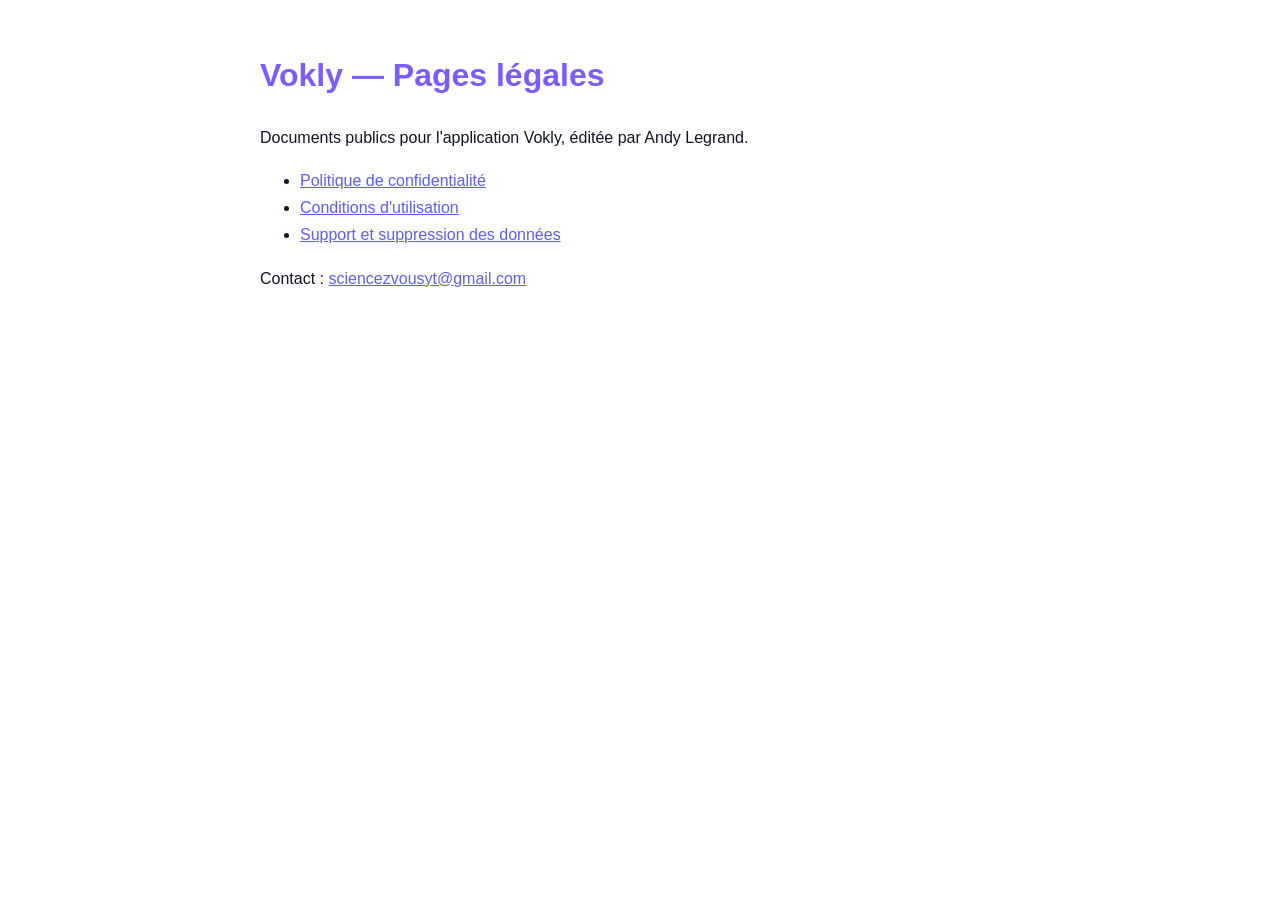
<file: index.html>
<!DOCTYPE html>
<html lang="fr">
<head>
  <meta charset="UTF-8">
  <meta name="viewport" content="width=device-width, initial-scale=1.0">
  <title>Vokly — Pages légales</title>
  <style>
    body { font-family: -apple-system, BlinkMacSystemFont, "Segoe UI", Arial, sans-serif; max-width: 760px; margin: 48px auto; padding: 0 20px; color: #101425; line-height: 1.7; }
    h1 { color: #7A5CFF; }
    a { color: #5B5CFF; }
  </style>
</head>
<body>
  <h1>Vokly — Pages légales</h1>
  <p>Documents publics pour l'application Vokly, éditée par Andy Legrand.</p>
  <ul>
    <li><a href="privacy.html">Politique de confidentialité</a></li>
    <li><a href="terms.html">Conditions d'utilisation</a></li>
    <li><a href="vokly/index.html">Support et suppression des données</a></li>
  </ul>
  <p>Contact : <a href="mailto:sciencezvousyt@gmail.com">sciencezvousyt@gmail.com</a></p>
</body>
</html>
</file>
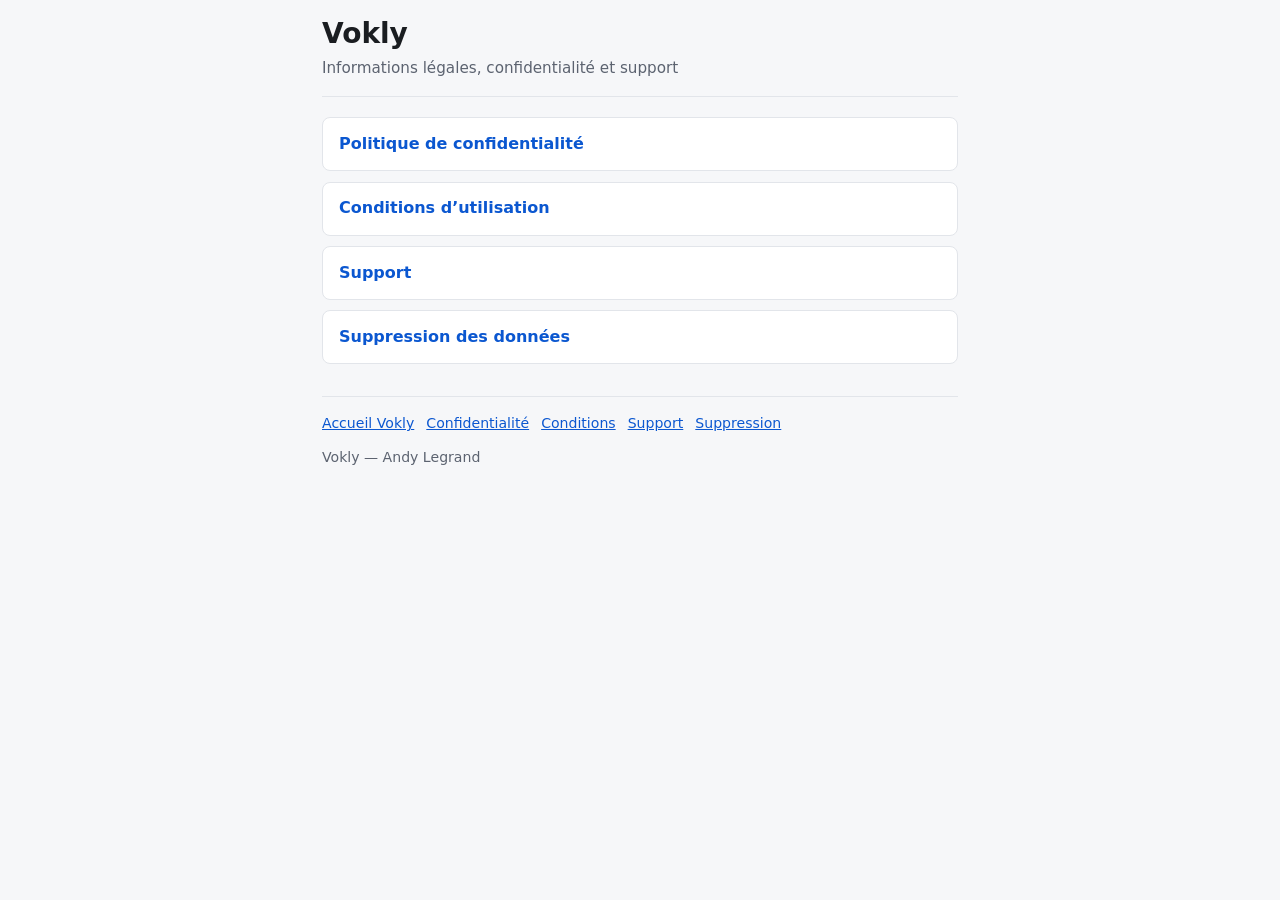
<file: vokly/index.html>
<!DOCTYPE html>
<html lang="fr">
  <head>
    <meta charset="UTF-8" />
    <meta name="viewport" content="width=device-width, initial-scale=1" />
    <title>Vokly — Informations légales et support</title>
    <link rel="stylesheet" href="styles.css" />
  </head>
  <body>
    <a class="skip" href="#main">Aller au contenu</a>
    <div class="wrap">
      <header>
        <h1>Vokly</h1>
        <p class="sub">Informations légales, confidentialité et support</p>
      </header>
      <main id="main" class="landing">
        <ul>
          <li>
            <a href="privacy.html">Politique de confidentialité</a>
          </li>
          <li>
            <a href="terms.html">Conditions d’utilisation</a>
          </li>
          <li>
            <a href="support.html">Support</a>
          </li>
          <li>
            <a href="delete-data.html">Suppression des données</a>
          </li>
        </ul>
      </main>
      <footer>
        <nav aria-label="Pages Vokly">
          <a href="index.html">Accueil Vokly</a>
          <a href="privacy.html">Confidentialité</a>
          <a href="terms.html">Conditions</a>
          <a href="support.html">Support</a>
          <a href="delete-data.html">Suppression</a>
        </nav>
        <p class="copy">Vokly — Andy Legrand</p>
      </footer>
    </div>
  </body>
</html>
</file>
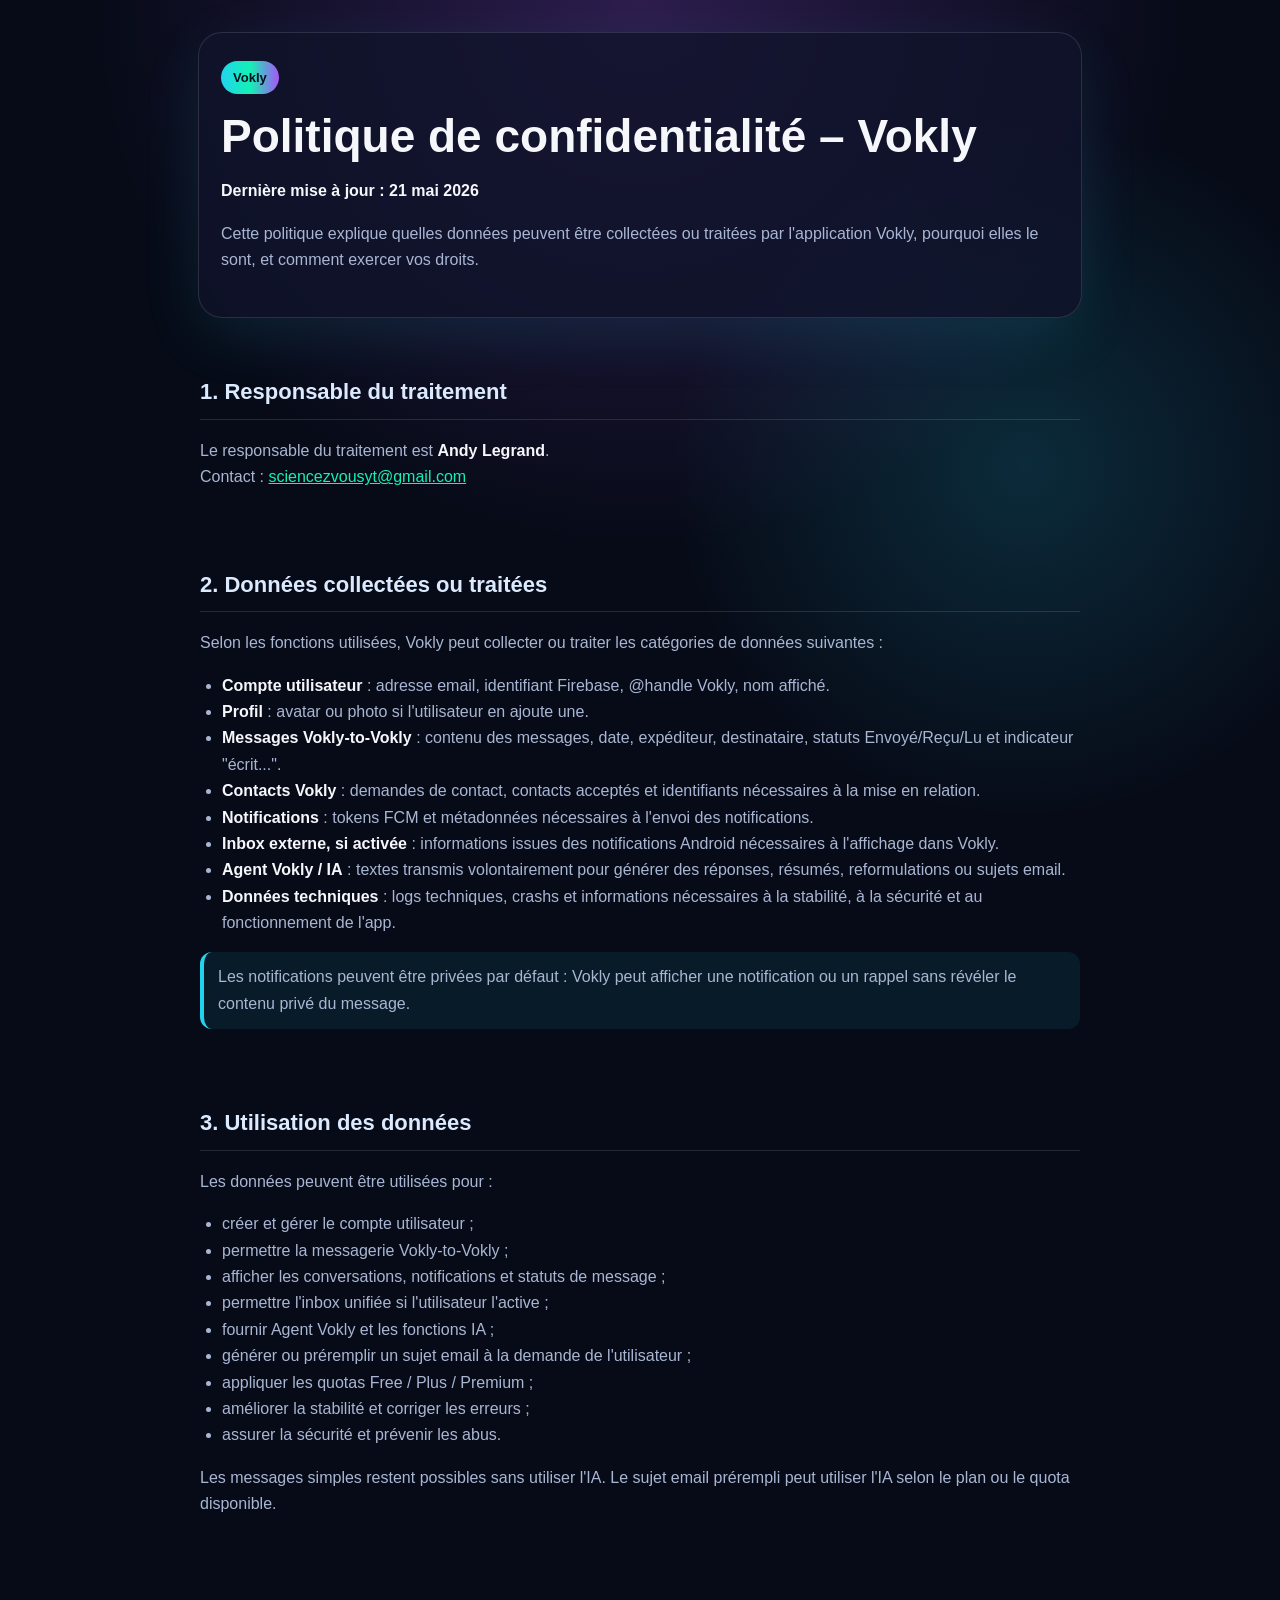
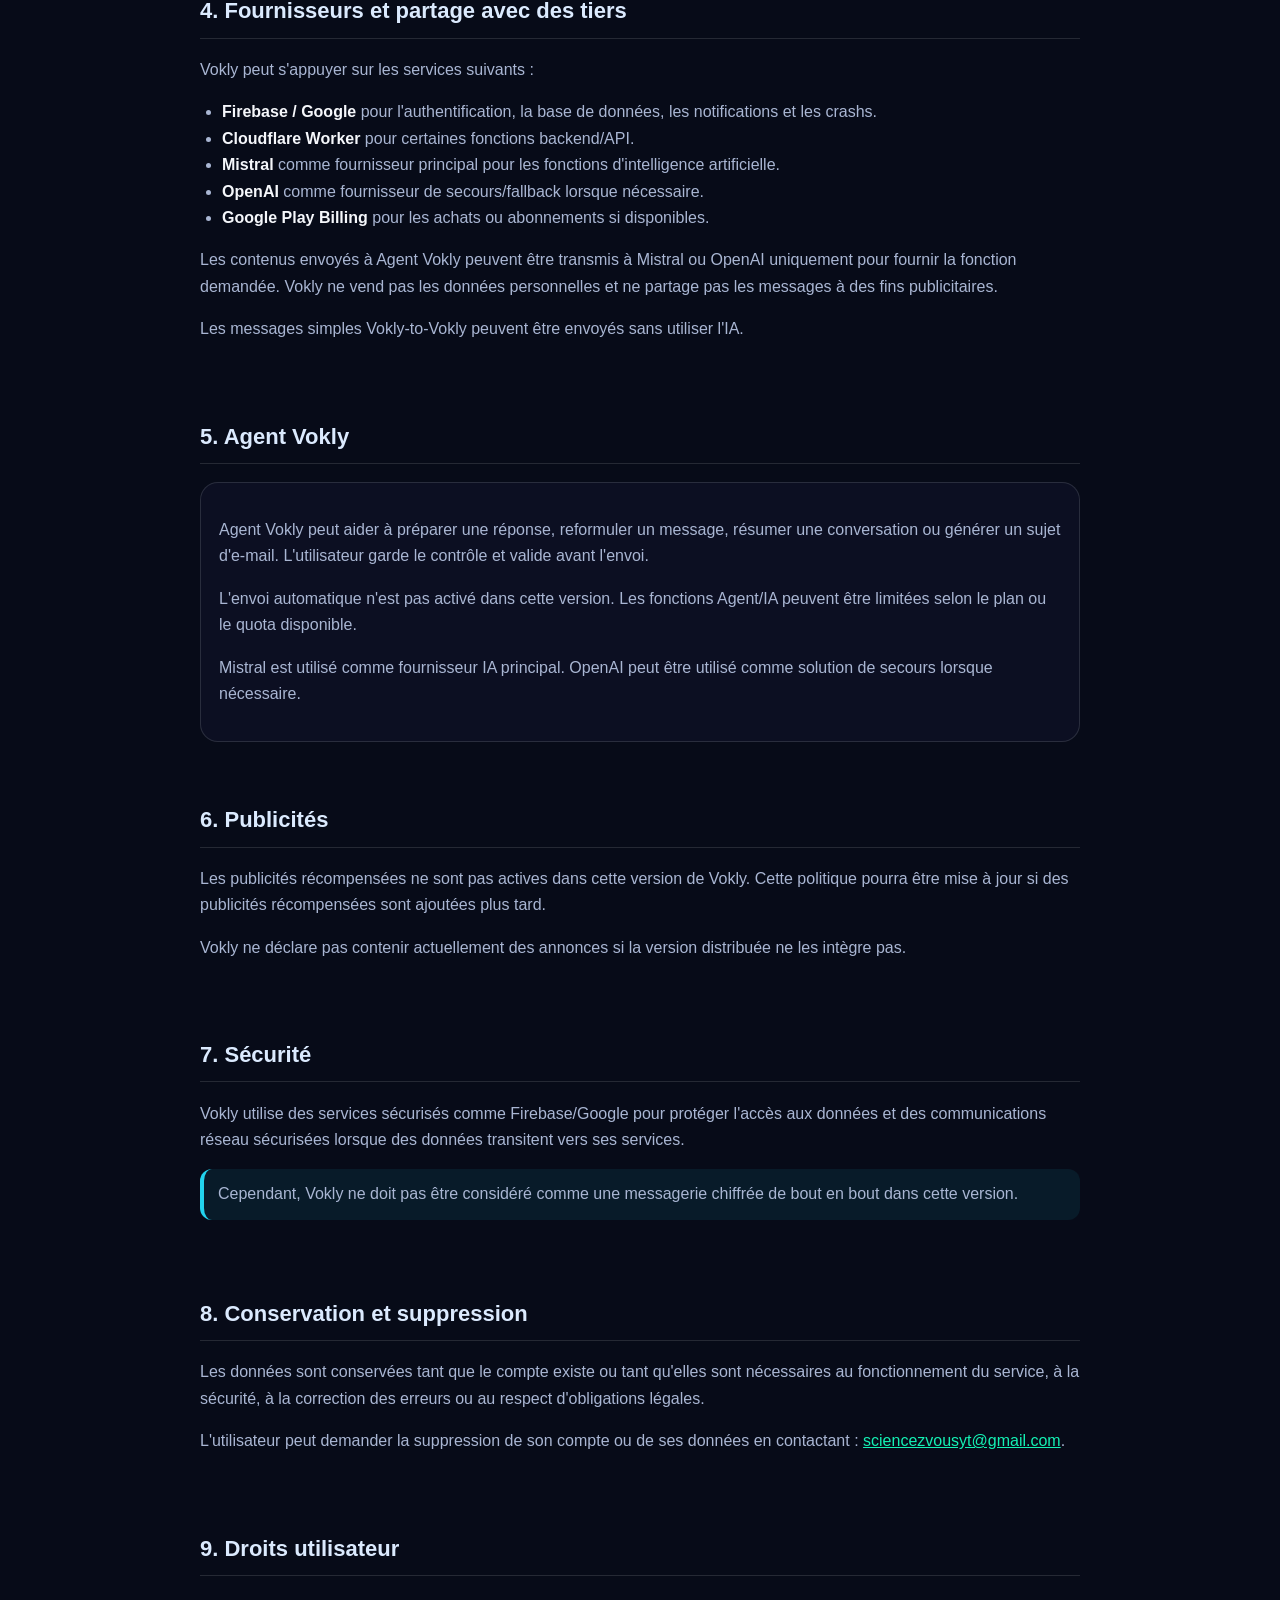
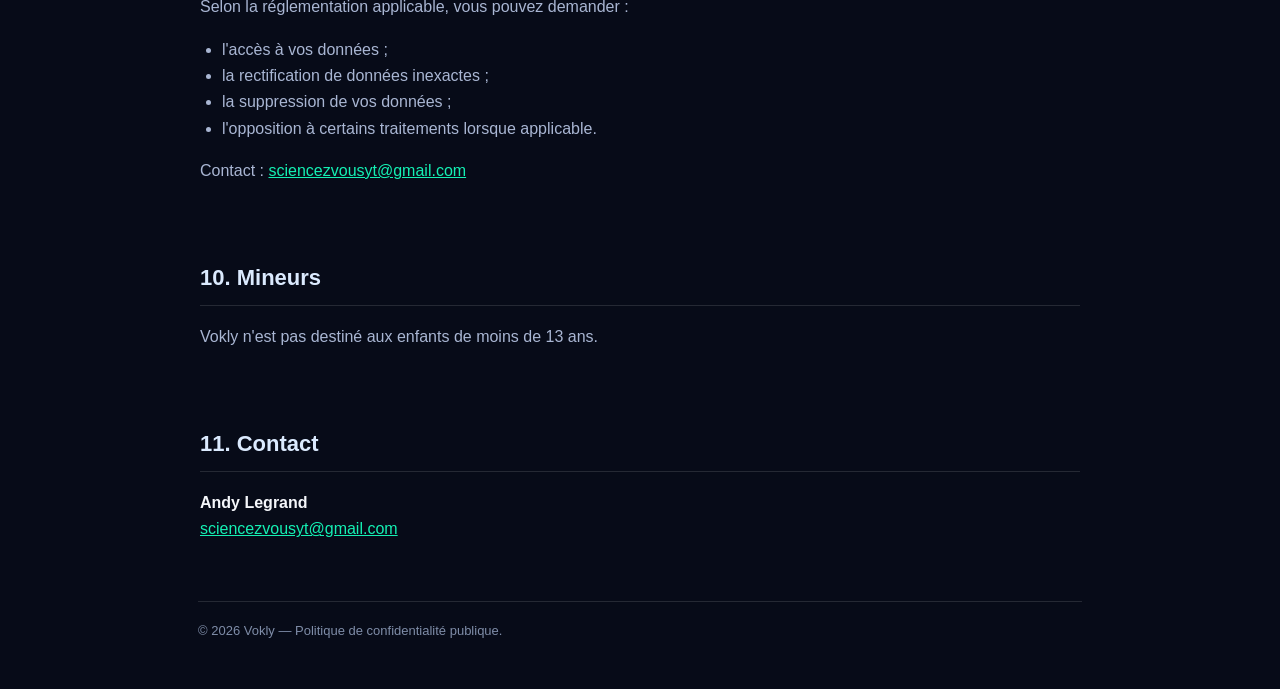
<file: privacy.html>
<!DOCTYPE html>
<html lang="fr">
<head>
  <meta charset="UTF-8">
  <meta name="viewport" content="width=device-width, initial-scale=1.0">
  <title>Politique de confidentialité – Vokly</title>
  <style>
    :root {
      --bg: #070b18;
      --card: #10142b;
      --text: #f5f7fb;
      --muted: #a9b6d3;
      --line: rgba(255,255,255,0.12);
      --violet: #a855f7;
      --cyan: #22d3ee;
      --mint: #14f1b4;
    }
    * { box-sizing: border-box; }
    body {
      margin: 0;
      font-family: -apple-system, BlinkMacSystemFont, "Segoe UI", Roboto, Arial, sans-serif;
      color: var(--text);
      background:
        radial-gradient(circle at top, rgba(168,85,247,0.24), transparent 34rem),
        radial-gradient(circle at 80% 12%, rgba(34,211,238,0.16), transparent 22rem),
        var(--bg);
      line-height: 1.65;
    }
    main {
      max-width: 920px;
      margin: 0 auto;
      padding: 32px 18px 48px;
    }
    header {
      padding: 28px 22px;
      border: 1px solid var(--line);
      border-radius: 24px;
      background: rgba(16,20,43,0.78);
      box-shadow: 0 18px 60px rgba(34,211,238,0.10);
    }
    .badge {
      display: inline-block;
      padding: 6px 12px;
      border-radius: 999px;
      background: linear-gradient(90deg, var(--cyan), var(--mint), var(--violet));
      color: #06101c;
      font-weight: 700;
      font-size: 13px;
    }
    h1 {
      margin: 18px 0 8px;
      font-size: clamp(30px, 6vw, 46px);
      line-height: 1.08;
    }
    h2 {
      margin-top: 34px;
      padding-bottom: 8px;
      border-bottom: 1px solid var(--line);
      color: #dbeafe;
      font-size: 22px;
    }
    h3 {
      margin-top: 22px;
      color: var(--mint);
      font-size: 17px;
    }
    p, li { color: var(--muted); }
    strong { color: var(--text); }
    a { color: var(--mint); }
    ul { padding-left: 22px; }
    section {
      margin-top: 18px;
      padding: 4px 2px;
    }
    .card {
      margin-top: 16px;
      padding: 18px;
      border: 1px solid var(--line);
      border-radius: 18px;
      background: rgba(16,20,43,0.56);
    }
    .notice {
      border-left: 4px solid var(--cyan);
      padding: 12px 14px;
      border-radius: 12px;
      background: rgba(34,211,238,0.08);
    }
    footer {
      margin-top: 38px;
      padding-top: 18px;
      border-top: 1px solid var(--line);
      color: #7f8da8;
      font-size: 13px;
    }
    @media (max-width: 640px) {
      main { padding: 18px 14px 38px; }
      header { padding: 22px 16px; border-radius: 20px; }
      h2 { font-size: 20px; }
    }
  </style>
</head>
<body>
  <main>
    <header>
      <span class="badge">Vokly</span>
      <h1>Politique de confidentialité – Vokly</h1>
      <p><strong>Dernière mise à jour : 21 mai 2026</strong></p>
      <p>
        Cette politique explique quelles données peuvent être collectées ou traitées
        par l'application Vokly, pourquoi elles le sont, et comment exercer vos droits.
      </p>
    </header>

    <section>
      <h2>1. Responsable du traitement</h2>
      <p>
        Le responsable du traitement est <strong>Andy Legrand</strong>.<br>
        Contact : <a href="mailto:sciencezvousyt@gmail.com">sciencezvousyt@gmail.com</a>
      </p>
    </section>

    <section>
      <h2>2. Données collectées ou traitées</h2>
      <p>Selon les fonctions utilisées, Vokly peut collecter ou traiter les catégories de données suivantes :</p>
      <ul>
        <li><strong>Compte utilisateur</strong> : adresse email, identifiant Firebase, @handle Vokly, nom affiché.</li>
        <li><strong>Profil</strong> : avatar ou photo si l'utilisateur en ajoute une.</li>
        <li><strong>Messages Vokly-to-Vokly</strong> : contenu des messages, date, expéditeur, destinataire, statuts Envoyé/Reçu/Lu et indicateur "écrit...".</li>
        <li><strong>Contacts Vokly</strong> : demandes de contact, contacts acceptés et identifiants nécessaires à la mise en relation.</li>
        <li><strong>Notifications</strong> : tokens FCM et métadonnées nécessaires à l'envoi des notifications.</li>
        <li><strong>Inbox externe, si activée</strong> : informations issues des notifications Android nécessaires à l'affichage dans Vokly.</li>
        <li><strong>Agent Vokly / IA</strong> : textes transmis volontairement pour générer des réponses, résumés, reformulations ou sujets email.</li>
        <li><strong>Données techniques</strong> : logs techniques, crashs et informations nécessaires à la stabilité, à la sécurité et au fonctionnement de l'app.</li>
      </ul>
      <p class="notice">
        Les notifications peuvent être privées par défaut : Vokly peut afficher une notification ou un rappel sans révéler le contenu privé du message.
      </p>
    </section>

    <section>
      <h2>3. Utilisation des données</h2>
      <p>Les données peuvent être utilisées pour :</p>
      <ul>
        <li>créer et gérer le compte utilisateur ;</li>
        <li>permettre la messagerie Vokly-to-Vokly ;</li>
        <li>afficher les conversations, notifications et statuts de message ;</li>
        <li>permettre l'inbox unifiée si l'utilisateur l'active ;</li>
        <li>fournir Agent Vokly et les fonctions IA ;</li>
        <li>générer ou préremplir un sujet email à la demande de l'utilisateur ;</li>
        <li>appliquer les quotas Free / Plus / Premium ;</li>
        <li>améliorer la stabilité et corriger les erreurs ;</li>
        <li>assurer la sécurité et prévenir les abus.</li>
      </ul>
      <p>
        Les messages simples restent possibles sans utiliser l'IA. Le sujet email prérempli peut utiliser l'IA selon le plan ou le quota disponible.
      </p>
    </section>

    <section>
      <h2>4. Fournisseurs et partage avec des tiers</h2>
      <p>Vokly peut s'appuyer sur les services suivants :</p>
      <ul>
        <li><strong>Firebase / Google</strong> pour l'authentification, la base de données, les notifications et les crashs.</li>
        <li><strong>Cloudflare Worker</strong> pour certaines fonctions backend/API.</li>
        <li><strong>Mistral</strong> comme fournisseur principal pour les fonctions d'intelligence artificielle.</li>
        <li><strong>OpenAI</strong> comme fournisseur de secours/fallback lorsque nécessaire.</li>
        <li><strong>Google Play Billing</strong> pour les achats ou abonnements si disponibles.</li>
      </ul>
      <p>
        Les contenus envoyés à Agent Vokly peuvent être transmis à Mistral ou OpenAI uniquement pour fournir la fonction demandée.
        Vokly ne vend pas les données personnelles et ne partage pas les messages à des fins publicitaires.
      </p>
      <p>Les messages simples Vokly-to-Vokly peuvent être envoyés sans utiliser l'IA.</p>
    </section>

    <section>
      <h2>5. Agent Vokly</h2>
      <div class="card">
        <p>
          Agent Vokly peut aider à préparer une réponse, reformuler un message, résumer une conversation ou générer un sujet d'e-mail.
          L'utilisateur garde le contrôle et valide avant l'envoi.
        </p>
        <p>
          L'envoi automatique n'est pas activé dans cette version. Les fonctions Agent/IA peuvent être limitées selon le plan ou le quota disponible.
        </p>
        <p>
          Mistral est utilisé comme fournisseur IA principal. OpenAI peut être utilisé comme solution de secours lorsque nécessaire.
        </p>
      </div>
    </section>

    <section>
      <h2>6. Publicités</h2>
      <p>
        Les publicités récompensées ne sont pas actives dans cette version de Vokly.
        Cette politique pourra être mise à jour si des publicités récompensées sont ajoutées plus tard.
      </p>
      <p>Vokly ne déclare pas contenir actuellement des annonces si la version distribuée ne les intègre pas.</p>
    </section>

    <section>
      <h2>7. Sécurité</h2>
      <p>
        Vokly utilise des services sécurisés comme Firebase/Google pour protéger l'accès aux données et des communications réseau sécurisées lorsque des données transitent vers ses services.
      </p>
      <p class="notice">
        Cependant, Vokly ne doit pas être considéré comme une messagerie chiffrée de bout en bout dans cette version.
      </p>
    </section>

    <section>
      <h2>8. Conservation et suppression</h2>
      <p>
        Les données sont conservées tant que le compte existe ou tant qu'elles sont nécessaires au fonctionnement du service, à la sécurité, à la correction des erreurs ou au respect d'obligations légales.
      </p>
      <p>
        L'utilisateur peut demander la suppression de son compte ou de ses données en contactant :
        <a href="mailto:sciencezvousyt@gmail.com">sciencezvousyt@gmail.com</a>.
      </p>
    </section>

    <section>
      <h2>9. Droits utilisateur</h2>
      <p>Selon la réglementation applicable, vous pouvez demander :</p>
      <ul>
        <li>l'accès à vos données ;</li>
        <li>la rectification de données inexactes ;</li>
        <li>la suppression de vos données ;</li>
        <li>l'opposition à certains traitements lorsque applicable.</li>
      </ul>
      <p>Contact : <a href="mailto:sciencezvousyt@gmail.com">sciencezvousyt@gmail.com</a></p>
    </section>

    <section>
      <h2>10. Mineurs</h2>
      <p>Vokly n'est pas destiné aux enfants de moins de 13 ans.</p>
    </section>

    <section>
      <h2>11. Contact</h2>
      <p>
        <strong>Andy Legrand</strong><br>
        <a href="mailto:sciencezvousyt@gmail.com">sciencezvousyt@gmail.com</a>
      </p>
    </section>

    <footer>
      © 2026 Vokly — Politique de confidentialité publique.
    </footer>
  </main>
</body>
</html>
</file>
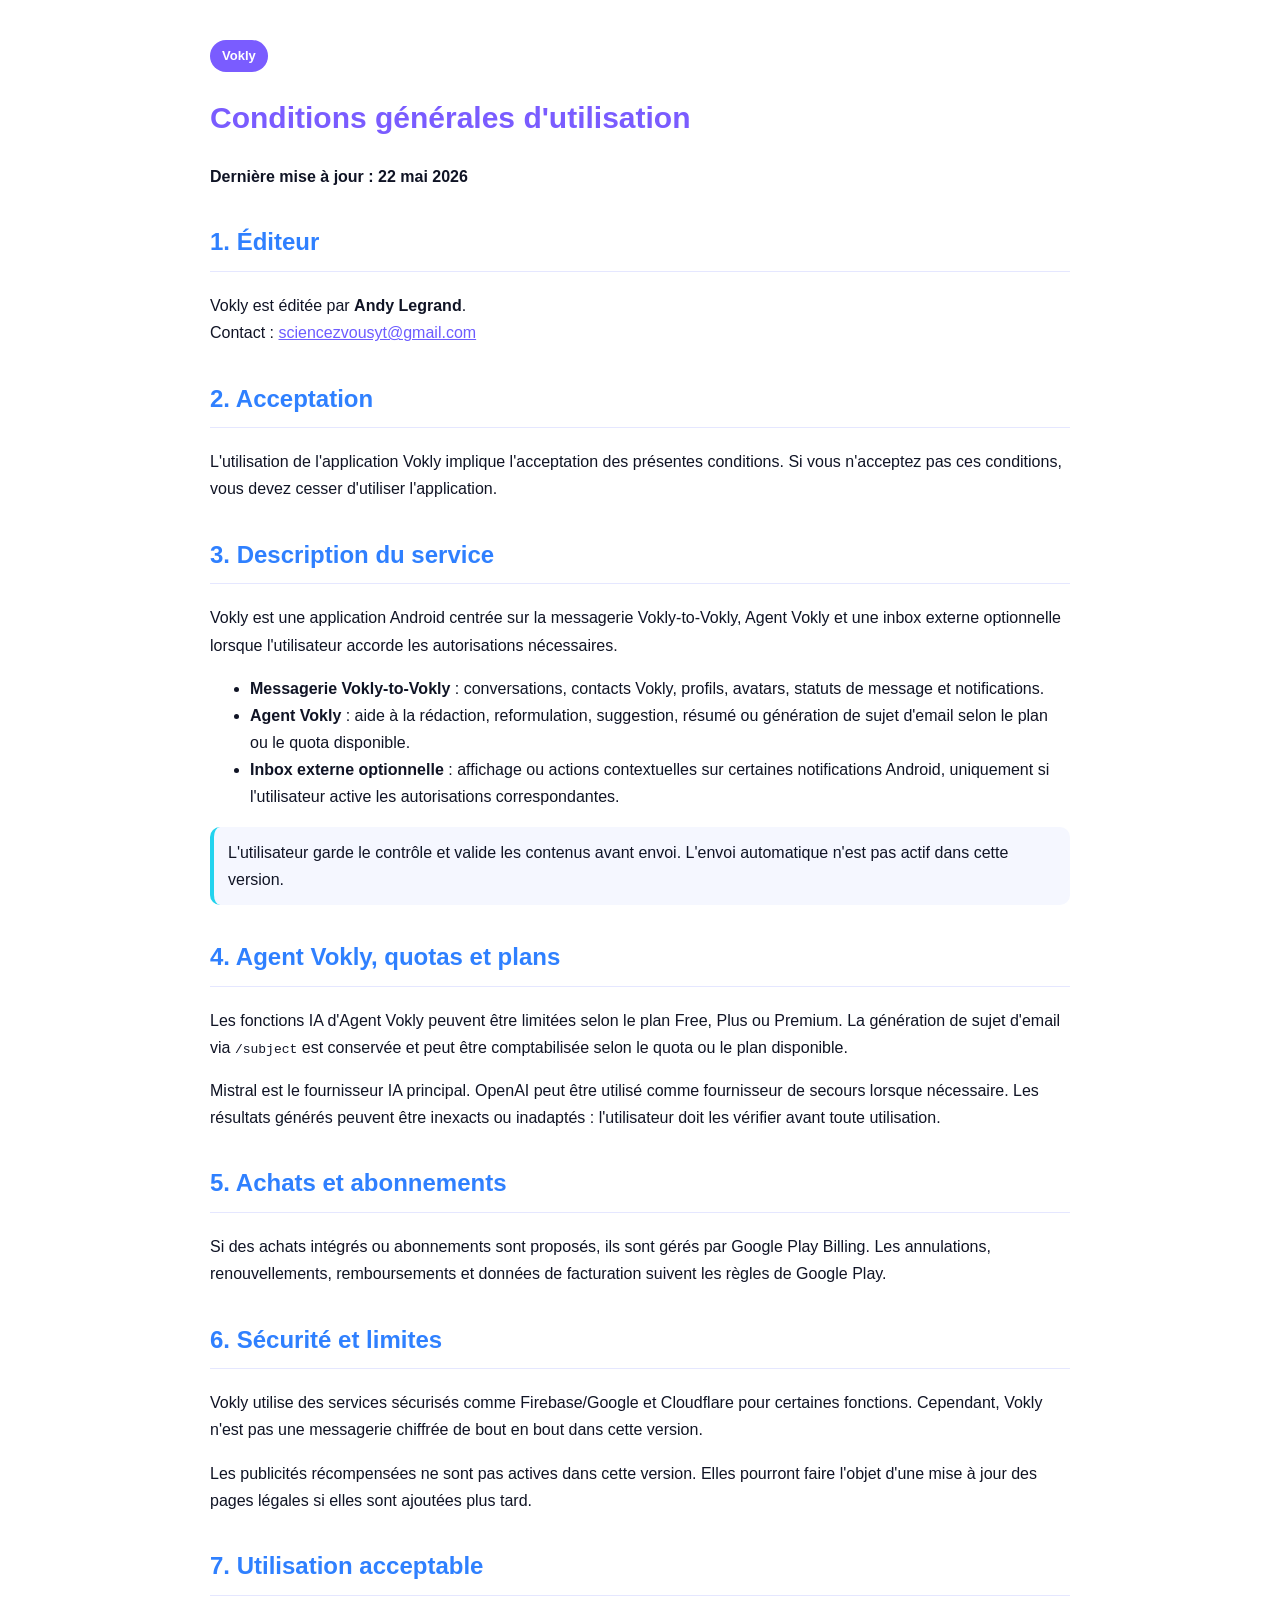
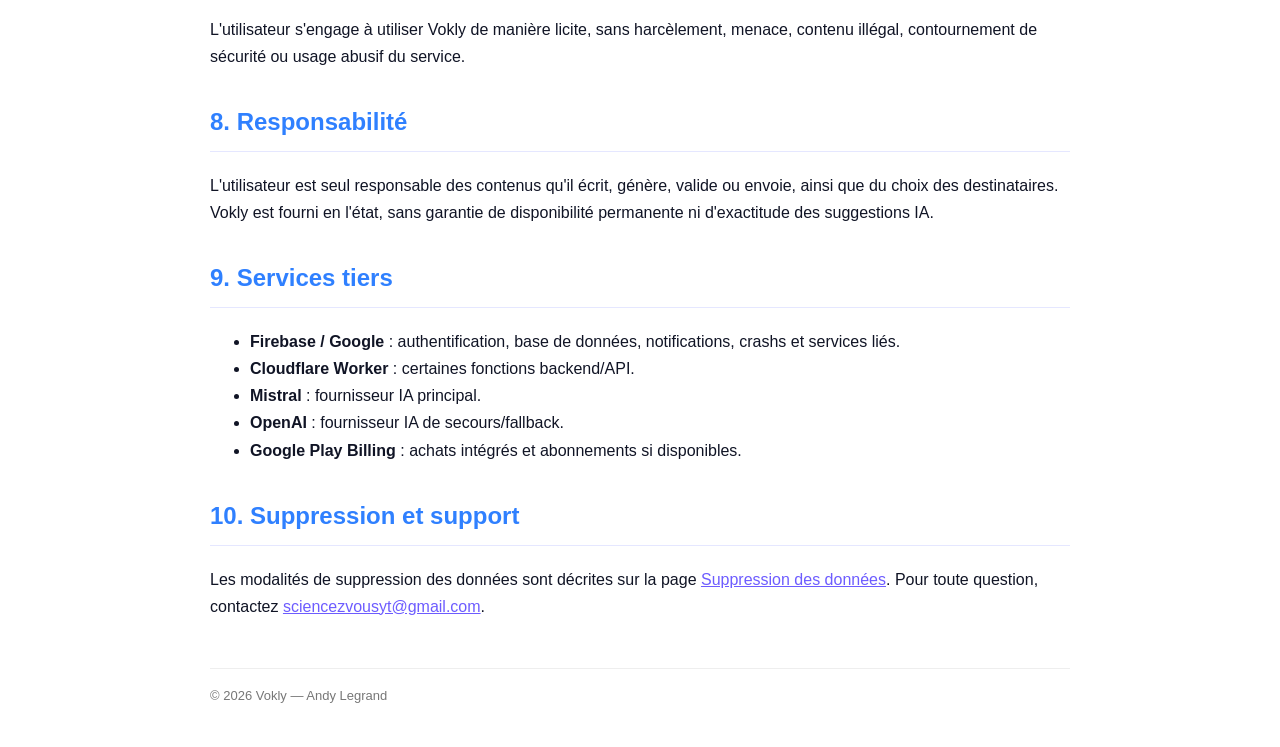
<file: terms.html>
<!DOCTYPE html>
<html lang="fr">
<head>
  <meta charset="UTF-8">
  <meta name="viewport" content="width=device-width, initial-scale=1.0">
  <title>Conditions d'utilisation — Vokly</title>
  <style>
    body { font-family: -apple-system, BlinkMacSystemFont, "Segoe UI", Arial, sans-serif; max-width: 860px; margin: 40px auto; padding: 0 24px; color: #101425; line-height: 1.7; }
    h1 { color: #7A5CFF; font-size: 30px; }
    h2 { color: #2F80FF; border-bottom: 1px solid #e5e7ff; padding-bottom: 8px; margin-top: 32px; }
    a { color: #6D5CFF; }
    .badge { display: inline-block; background: #7A5CFF; color: white; padding: 5px 12px; border-radius: 999px; font-size: 13px; font-weight: 700; }
    .notice { background: #f5f7ff; border-left: 4px solid #22d3ee; padding: 12px 14px; border-radius: 10px; }
    footer { margin-top: 48px; padding-top: 16px; border-top: 1px solid #eee; color: #777; font-size: 13px; }
  </style>
</head>
<body>
  <p><span class="badge">Vokly</span></p>
  <h1>Conditions générales d'utilisation</h1>
  <p><strong>Dernière mise à jour : 22 mai 2026</strong></p>

  <h2>1. Éditeur</h2>
  <p>
    Vokly est éditée par <strong>Andy Legrand</strong>.<br>
    Contact : <a href="mailto:sciencezvousyt@gmail.com">sciencezvousyt@gmail.com</a>
  </p>

  <h2>2. Acceptation</h2>
  <p>L'utilisation de l'application Vokly implique l'acceptation des présentes conditions. Si vous n'acceptez pas ces conditions, vous devez cesser d'utiliser l'application.</p>

  <h2>3. Description du service</h2>
  <p>Vokly est une application Android centrée sur la messagerie Vokly-to-Vokly, Agent Vokly et une inbox externe optionnelle lorsque l'utilisateur accorde les autorisations nécessaires.</p>
  <ul>
    <li><strong>Messagerie Vokly-to-Vokly</strong> : conversations, contacts Vokly, profils, avatars, statuts de message et notifications.</li>
    <li><strong>Agent Vokly</strong> : aide à la rédaction, reformulation, suggestion, résumé ou génération de sujet d'email selon le plan ou le quota disponible.</li>
    <li><strong>Inbox externe optionnelle</strong> : affichage ou actions contextuelles sur certaines notifications Android, uniquement si l'utilisateur active les autorisations correspondantes.</li>
  </ul>
  <p class="notice">L'utilisateur garde le contrôle et valide les contenus avant envoi. L'envoi automatique n'est pas actif dans cette version.</p>

  <h2>4. Agent Vokly, quotas et plans</h2>
  <p>Les fonctions IA d'Agent Vokly peuvent être limitées selon le plan Free, Plus ou Premium. La génération de sujet d'email via <code>/subject</code> est conservée et peut être comptabilisée selon le quota ou le plan disponible.</p>
  <p>Mistral est le fournisseur IA principal. OpenAI peut être utilisé comme fournisseur de secours lorsque nécessaire. Les résultats générés peuvent être inexacts ou inadaptés : l'utilisateur doit les vérifier avant toute utilisation.</p>

  <h2>5. Achats et abonnements</h2>
  <p>Si des achats intégrés ou abonnements sont proposés, ils sont gérés par Google Play Billing. Les annulations, renouvellements, remboursements et données de facturation suivent les règles de Google Play.</p>

  <h2>6. Sécurité et limites</h2>
  <p>Vokly utilise des services sécurisés comme Firebase/Google et Cloudflare pour certaines fonctions. Cependant, Vokly n'est pas une messagerie chiffrée de bout en bout dans cette version.</p>
  <p>Les publicités récompensées ne sont pas actives dans cette version. Elles pourront faire l'objet d'une mise à jour des pages légales si elles sont ajoutées plus tard.</p>

  <h2>7. Utilisation acceptable</h2>
  <p>L'utilisateur s'engage à utiliser Vokly de manière licite, sans harcèlement, menace, contenu illégal, contournement de sécurité ou usage abusif du service.</p>

  <h2>8. Responsabilité</h2>
  <p>L'utilisateur est seul responsable des contenus qu'il écrit, génère, valide ou envoie, ainsi que du choix des destinataires. Vokly est fourni en l'état, sans garantie de disponibilité permanente ni d'exactitude des suggestions IA.</p>

  <h2>9. Services tiers</h2>
  <ul>
    <li><strong>Firebase / Google</strong> : authentification, base de données, notifications, crashs et services liés.</li>
    <li><strong>Cloudflare Worker</strong> : certaines fonctions backend/API.</li>
    <li><strong>Mistral</strong> : fournisseur IA principal.</li>
    <li><strong>OpenAI</strong> : fournisseur IA de secours/fallback.</li>
    <li><strong>Google Play Billing</strong> : achats intégrés et abonnements si disponibles.</li>
  </ul>

  <h2>10. Suppression et support</h2>
  <p>Les modalités de suppression des données sont décrites sur la page <a href="vokly/delete-data.html">Suppression des données</a>. Pour toute question, contactez <a href="mailto:sciencezvousyt@gmail.com">sciencezvousyt@gmail.com</a>.</p>

  <footer>© 2026 Vokly — Andy Legrand</footer>
</body>
</html>
</file>
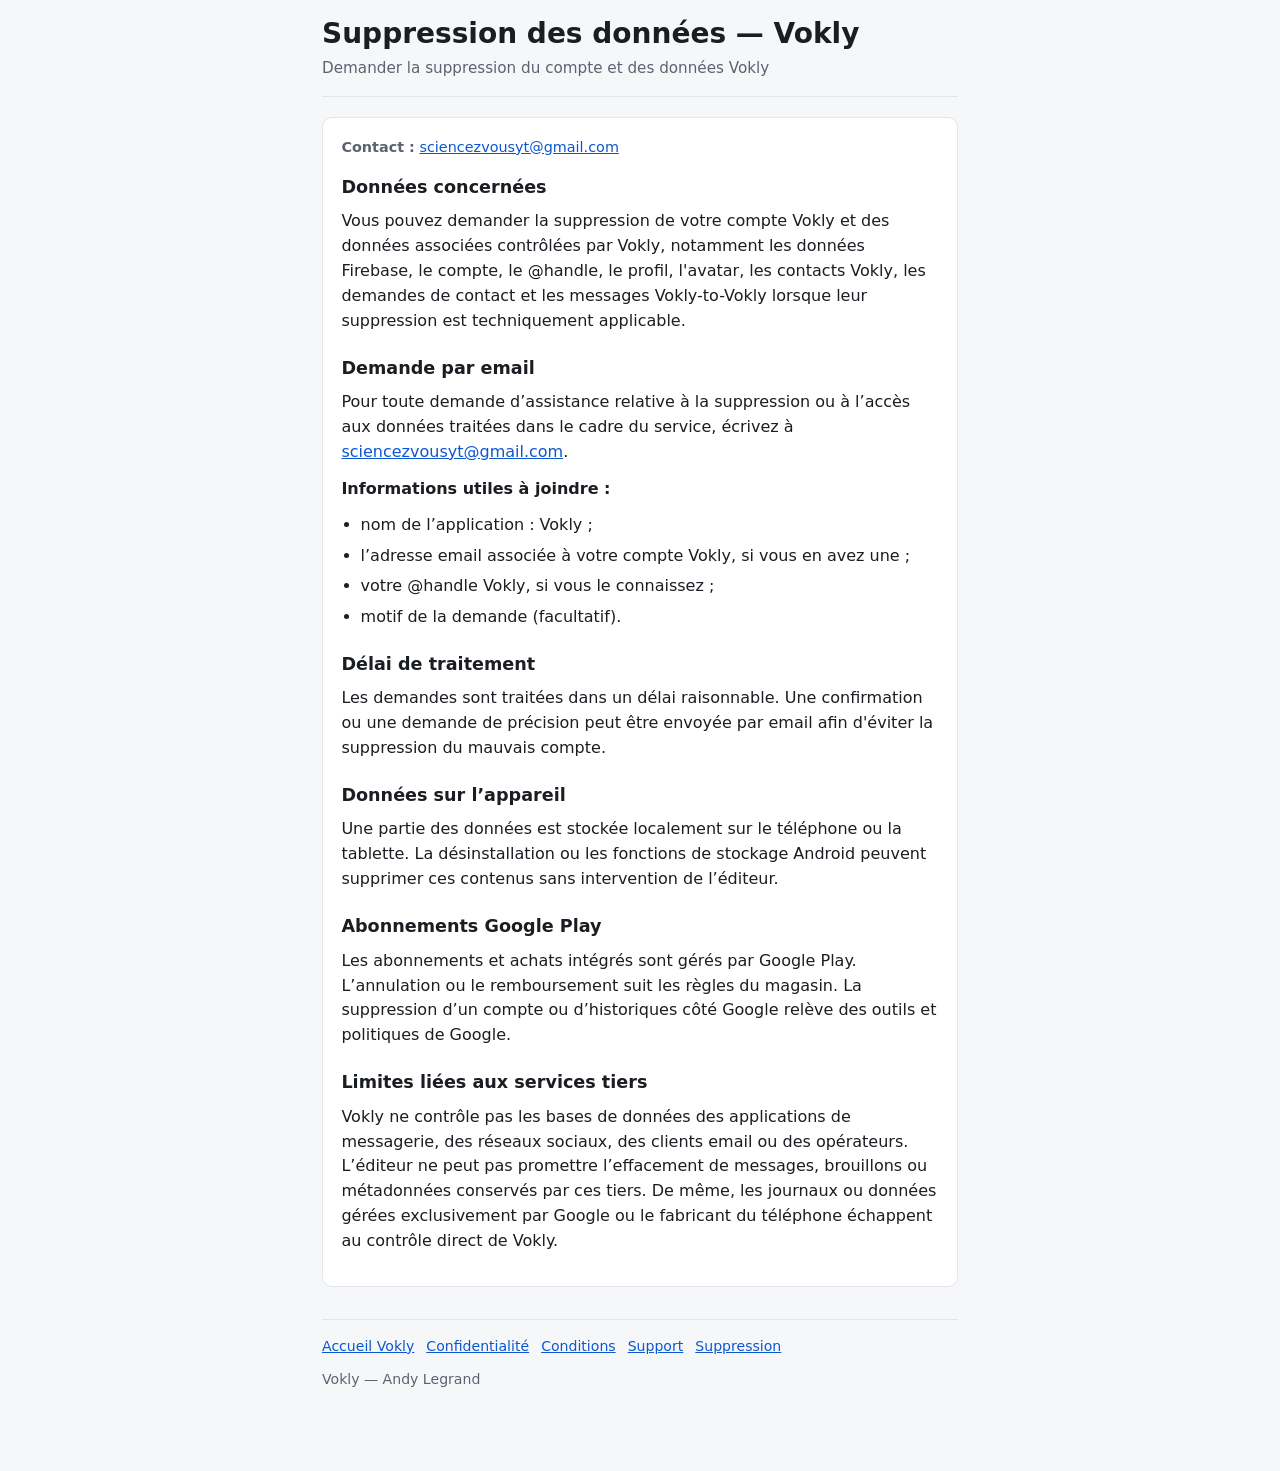
<file: vokly/delete-data.html>
<!DOCTYPE html>
<html lang="fr">
  <head>
    <meta charset="UTF-8" />
    <meta name="viewport" content="width=device-width, initial-scale=1" />
    <title>Suppression des données — Vokly</title>
    <link rel="stylesheet" href="styles.css" />
  </head>
  <body>
    <a class="skip" href="#main">Aller au contenu</a>
    <div class="wrap">
      <header>
        <h1>Suppression des données — Vokly</h1>
        <p class="sub">Demander la suppression du compte et des données Vokly</p>
      </header>
      <main id="main">
        <p class="meta">
          <strong>Contact&nbsp;:</strong>
          <a href="mailto:sciencezvousyt@gmail.com">sciencezvousyt@gmail.com</a>
        </p>

        <h2>Données concernées</h2>
        <p>
          Vous pouvez demander la suppression de votre compte Vokly et des données
          associées contrôlées par Vokly, notamment les données Firebase, le compte, le
          @handle, le profil, l'avatar, les contacts Vokly, les demandes de contact et les
          messages Vokly-to-Vokly lorsque leur suppression est techniquement applicable.
        </p>

        <h2>Demande par email</h2>
        <p>
          Pour toute demande d’assistance relative à la suppression ou à l’accès aux
          données traitées dans le cadre du service, écrivez à
          <a href="mailto:sciencezvousyt@gmail.com">sciencezvousyt@gmail.com</a>.
        </p>
        <p><strong>Informations utiles à joindre&nbsp;:</strong></p>
        <ul>
          <li>nom de l’application&nbsp;: Vokly&nbsp;;</li>
          <li>l’adresse email associée à votre compte Vokly, si vous en avez une&nbsp;;</li>
          <li>votre @handle Vokly, si vous le connaissez&nbsp;;</li>
          <li>motif de la demande (facultatif).</li>
        </ul>

        <h2>Délai de traitement</h2>
        <p>
          Les demandes sont traitées dans un délai raisonnable. Une confirmation ou une
          demande de précision peut être envoyée par email afin d'éviter la suppression du
          mauvais compte.
        </p>

        <h2>Données sur l’appareil</h2>
        <p>
          Une partie des données est stockée localement sur le téléphone ou la tablette.
          La désinstallation ou les fonctions de stockage Android peuvent supprimer ces
          contenus sans intervention de l’éditeur.
        </p>

        <h2>Abonnements Google&nbsp;Play</h2>
        <p>
          Les abonnements et achats intégrés sont gérés par Google&nbsp;Play. L’annulation
          ou le remboursement suit les règles du magasin. La suppression d’un compte ou
          d’historiques côté Google relève des outils et politiques de Google.
        </p>

        <h2>Limites liées aux services tiers</h2>
        <p>
          Vokly ne contrôle pas les bases de données des applications de messagerie, des
          réseaux sociaux, des clients email ou des opérateurs. L’éditeur ne peut pas
          promettre l’effacement de messages, brouillons ou métadonnées conservés par ces
          tiers. De même, les journaux ou données gérées exclusivement par Google ou le
          fabricant du téléphone échappent au contrôle direct de Vokly.
        </p>
      </main>
      <footer>
        <nav aria-label="Pages Vokly">
          <a href="index.html">Accueil Vokly</a>
          <a href="privacy.html">Confidentialité</a>
          <a href="terms.html">Conditions</a>
          <a href="support.html">Support</a>
          <a href="delete-data.html">Suppression</a>
        </nav>
        <p class="copy">Vokly — Andy Legrand</p>
      </footer>
    </div>
  </body>
</html>
</file>
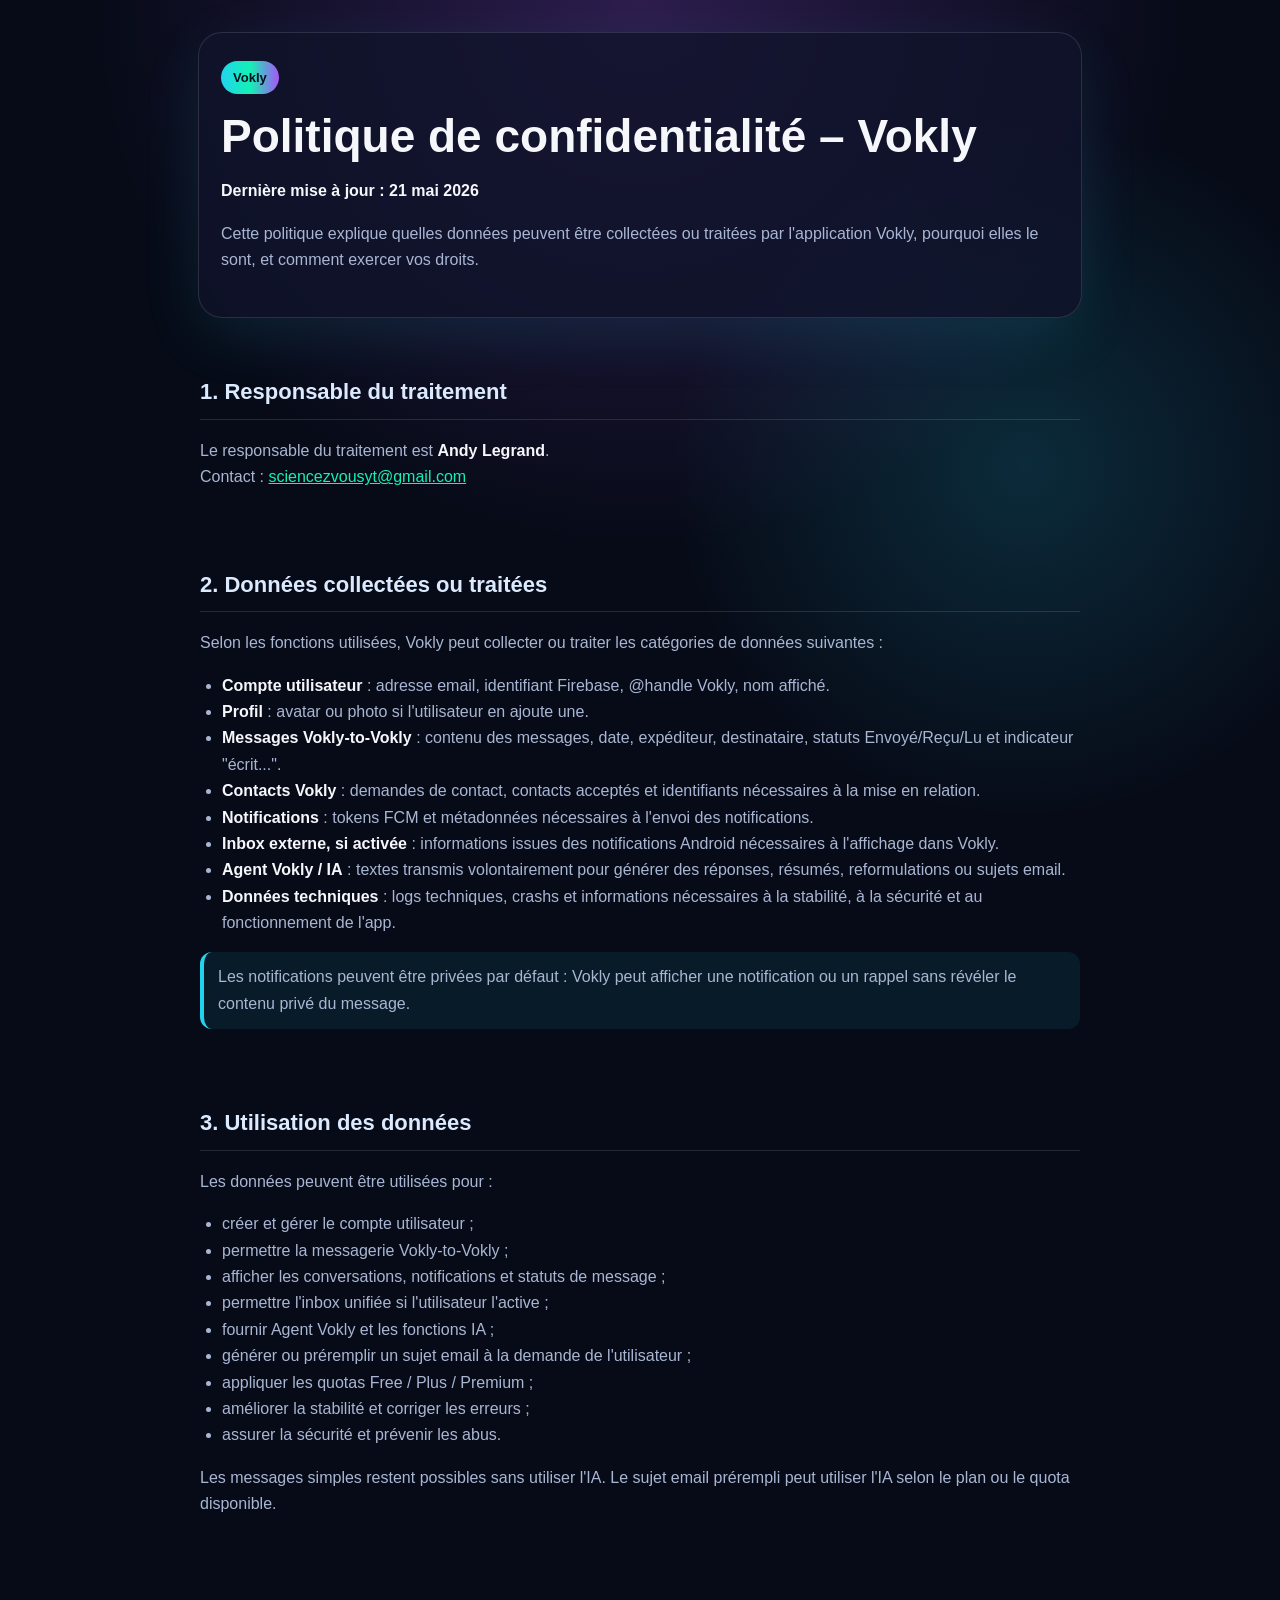
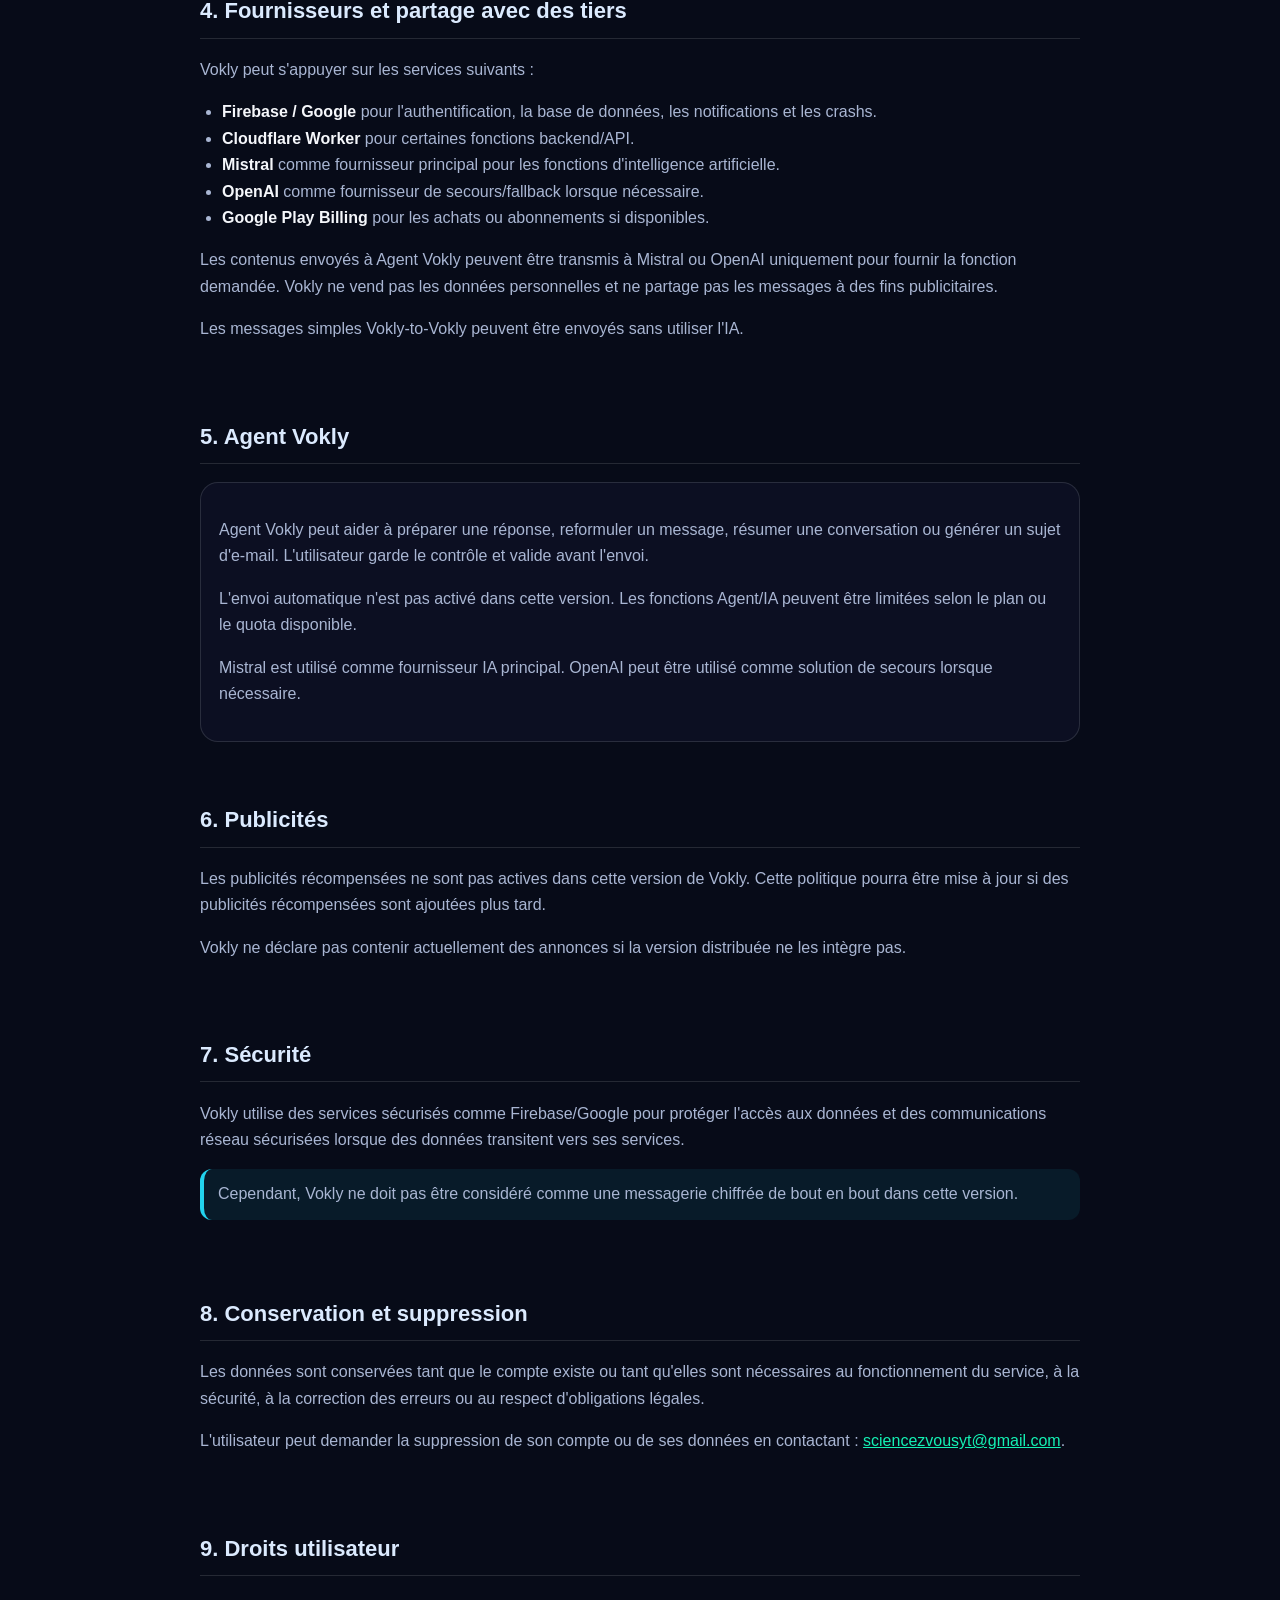
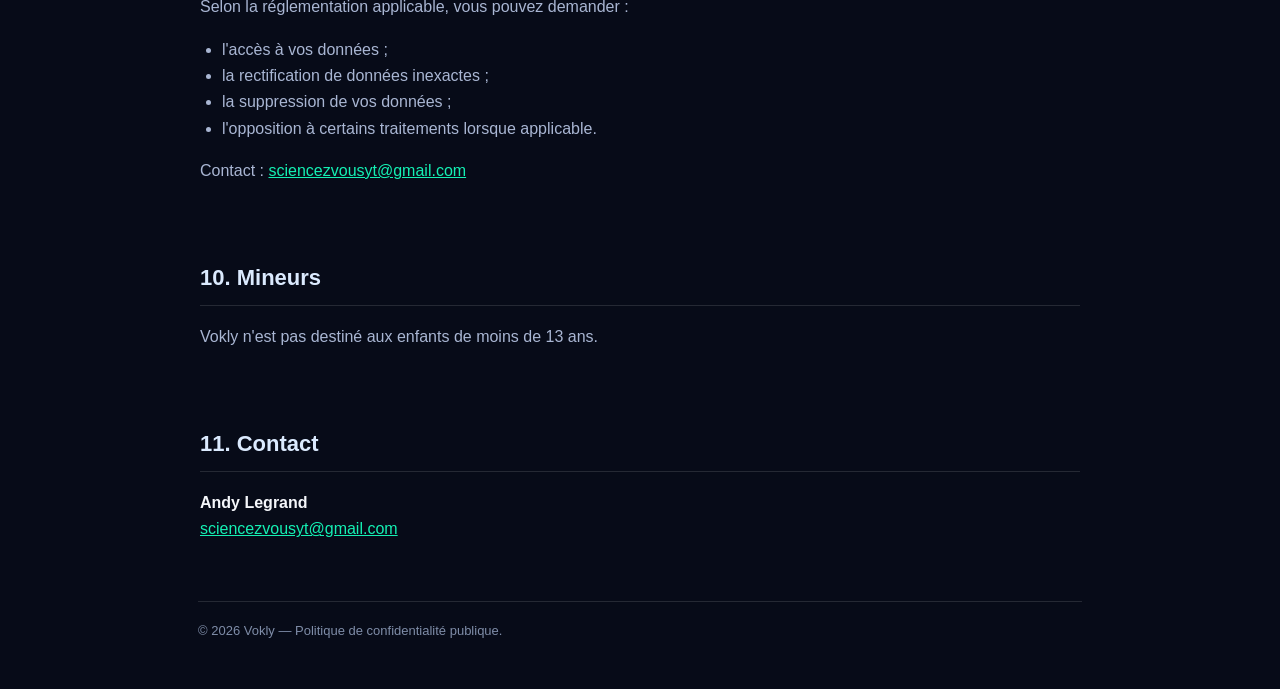
<file: vokly/privacy.html>
<!DOCTYPE html>
<html lang="fr">
  <head>
    <meta charset="UTF-8" />
    <meta name="viewport" content="width=device-width, initial-scale=1" />
    <meta http-equiv="refresh" content="0; url=../privacy.html" />
    <link rel="canonical" href="../privacy.html" />
    <title>Politique de confidentialité — Vokly</title>
    <link rel="stylesheet" href="styles.css" />
  </head>
  <body>
    <main class="wrap">
      <h1>Politique de confidentialité — Vokly</h1>
      <p>
        La politique de confidentialité principale est disponible ici :
        <a href="../privacy.html">../privacy.html</a>.
      </p>
      <p>Contact : <a href="mailto:sciencezvousyt@gmail.com">sciencezvousyt@gmail.com</a></p>
    </main>
  </body>
</html>
</file>
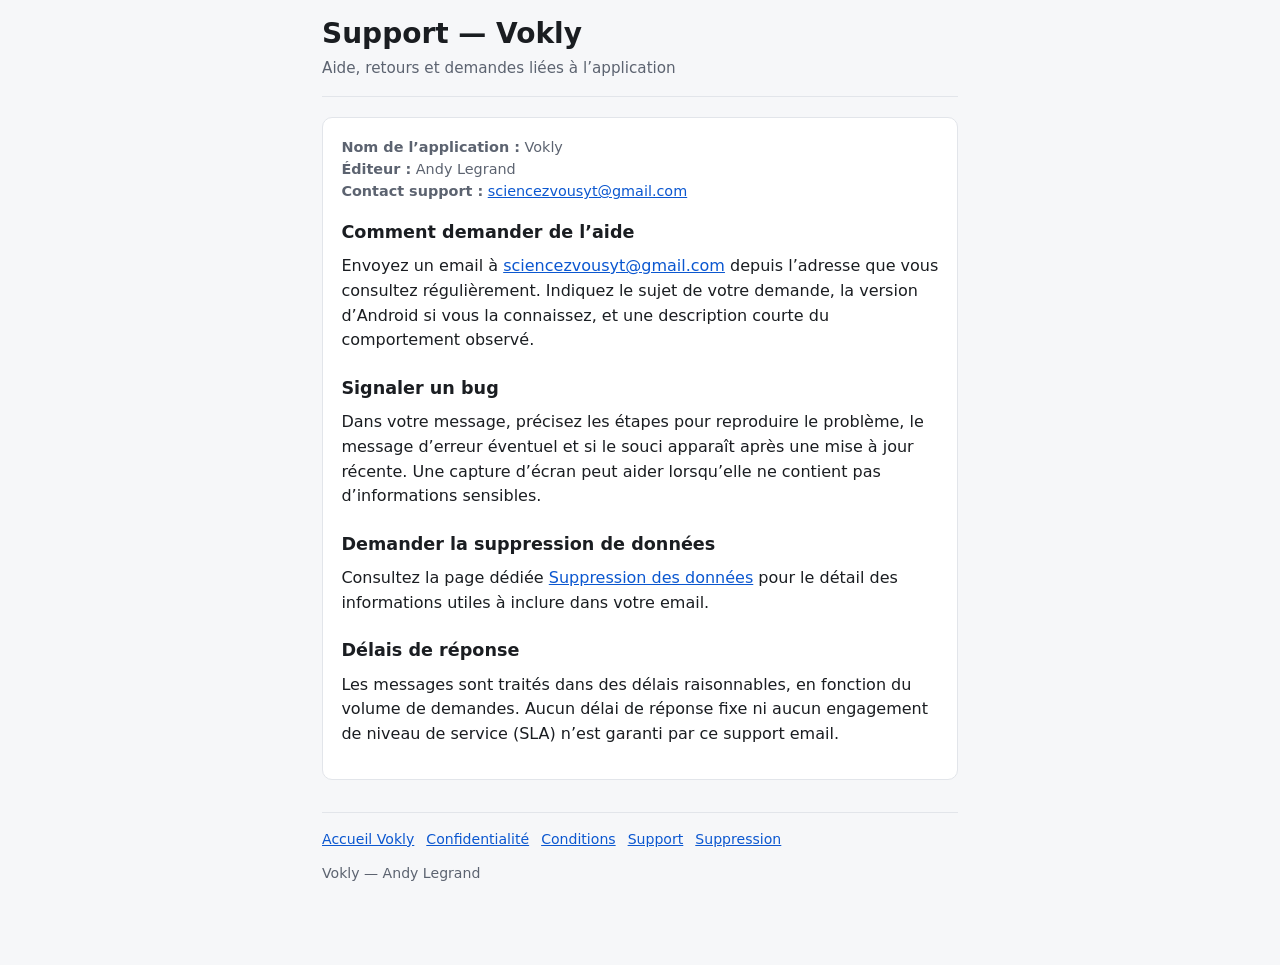
<file: vokly/support.html>
<!DOCTYPE html>
<html lang="fr">
  <head>
    <meta charset="UTF-8" />
    <meta name="viewport" content="width=device-width, initial-scale=1" />
    <title>Support — Vokly</title>
    <link rel="stylesheet" href="styles.css" />
  </head>
  <body>
    <a class="skip" href="#main">Aller au contenu</a>
    <div class="wrap">
      <header>
        <h1>Support — Vokly</h1>
        <p class="sub">Aide, retours et demandes liées à l’application</p>
      </header>
      <main id="main">
        <p class="meta">
          <strong>Nom de l’application&nbsp;:</strong> Vokly<br />
          <strong>Éditeur&nbsp;:</strong> Andy Legrand<br />
          <strong>Contact support&nbsp;:</strong>
          <a href="mailto:sciencezvousyt@gmail.com">sciencezvousyt@gmail.com</a>
        </p>

        <h2>Comment demander de l’aide</h2>
        <p>
          Envoyez un email à
          <a href="mailto:sciencezvousyt@gmail.com">sciencezvousyt@gmail.com</a> depuis
          l’adresse que vous consultez régulièrement. Indiquez le sujet de votre demande,
          la version d’Android si vous la connaissez, et une description courte du
          comportement observé.
        </p>

        <h2>Signaler un bug</h2>
        <p>
          Dans votre message, précisez les étapes pour reproduire le problème, le message
          d’erreur éventuel et si le souci apparaît après une mise à jour récente. Une
          capture d’écran peut aider lorsqu’elle ne contient pas d’informations sensibles.
        </p>

        <h2>Demander la suppression de données</h2>
        <p>
          Consultez la page dédiée
          <a href="delete-data.html">Suppression des données</a> pour le détail des
          informations utiles à inclure dans votre email.
        </p>

        <h2>Délais de réponse</h2>
        <p>
          Les messages sont traités dans des délais raisonnables, en fonction du volume de
          demandes. Aucun délai de réponse fixe ni aucun engagement de niveau de service
          (SLA) n’est garanti par ce support email.
        </p>
      </main>
      <footer>
        <nav aria-label="Pages Vokly">
          <a href="index.html">Accueil Vokly</a>
          <a href="privacy.html">Confidentialité</a>
          <a href="terms.html">Conditions</a>
          <a href="support.html">Support</a>
          <a href="delete-data.html">Suppression</a>
        </nav>
        <p class="copy">Vokly — Andy Legrand</p>
      </footer>
    </div>
  </body>
</html>
</file>
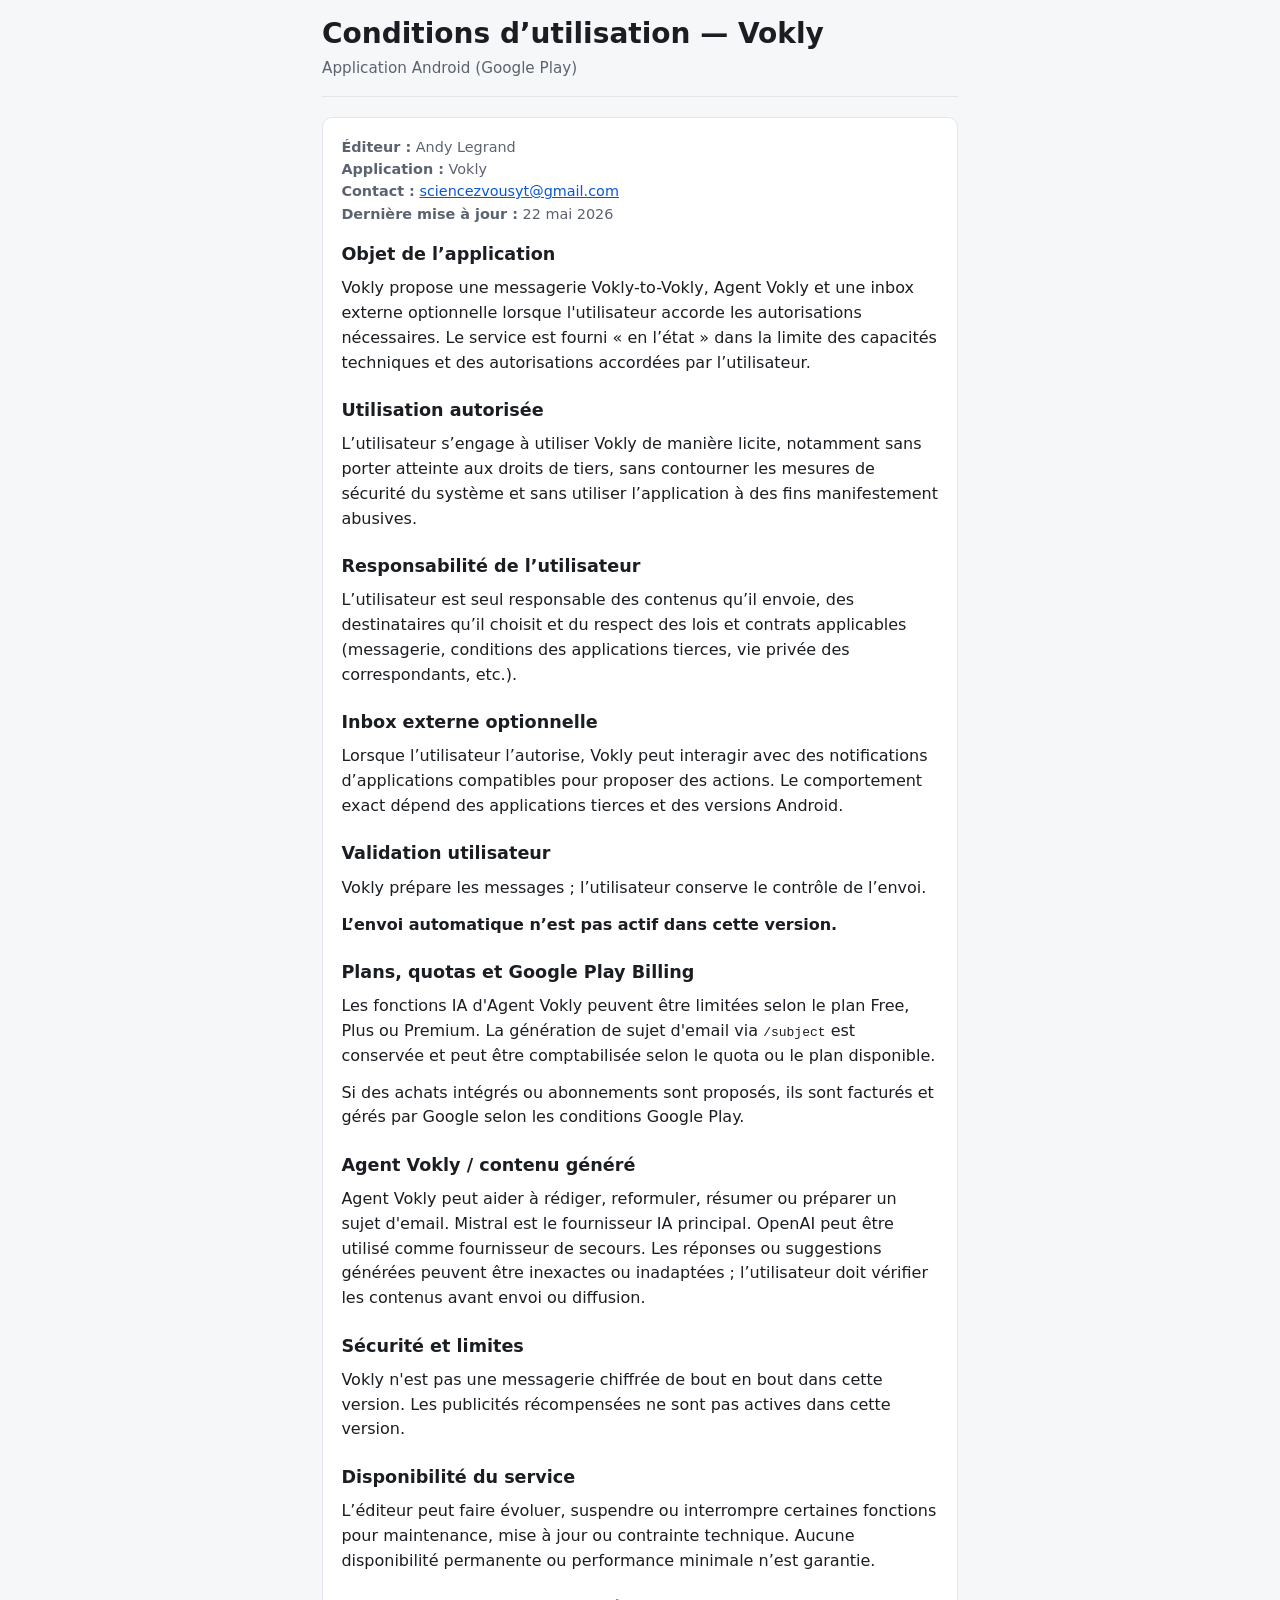
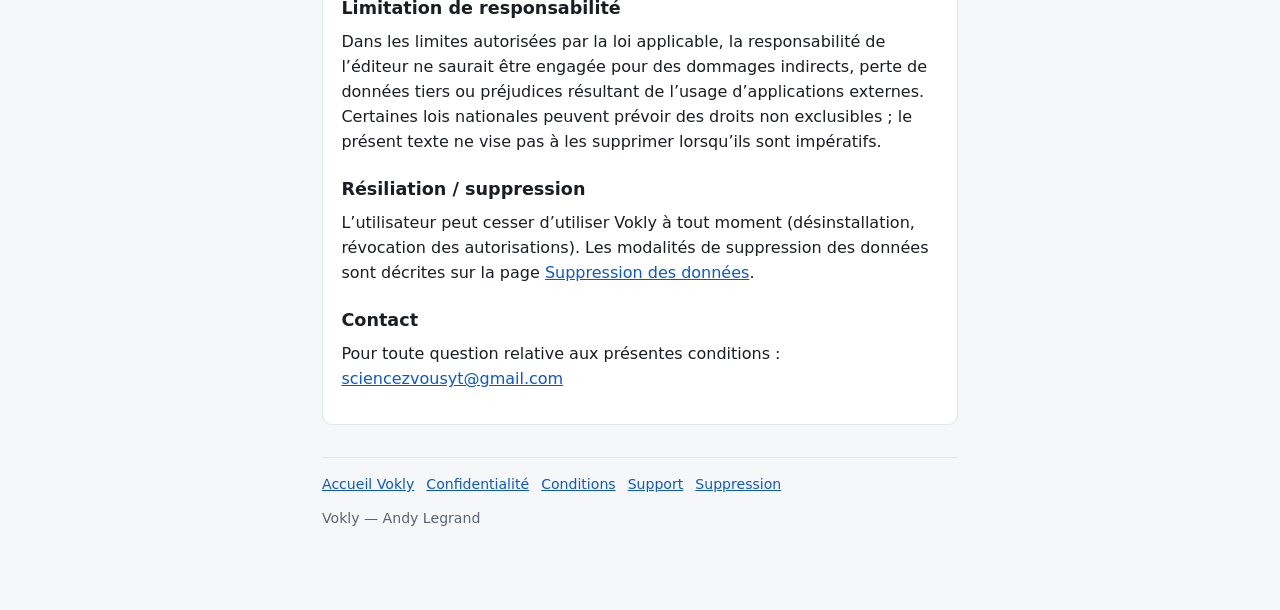
<file: vokly/terms.html>
<!DOCTYPE html>
<html lang="fr">
  <head>
    <meta charset="UTF-8" />
    <meta name="viewport" content="width=device-width, initial-scale=1" />
    <title>Conditions d’utilisation — Vokly</title>
    <link rel="stylesheet" href="styles.css" />
  </head>
  <body>
    <a class="skip" href="#main">Aller au contenu</a>
    <div class="wrap">
      <header>
        <h1>Conditions d’utilisation — Vokly</h1>
        <p class="sub">Application Android (Google&nbsp;Play)</p>
      </header>
      <main id="main">
        <p class="meta">
          <strong>Éditeur&nbsp;:</strong> Andy Legrand<br />
          <strong>Application&nbsp;:</strong> Vokly<br />
          <strong>Contact&nbsp;:</strong>
          <a href="mailto:sciencezvousyt@gmail.com">sciencezvousyt@gmail.com</a><br />
          <strong>Dernière mise à jour&nbsp;:</strong> 22&nbsp;mai&nbsp;2026
        </p>

        <h2>Objet de l’application</h2>
        <p>
          Vokly propose une messagerie Vokly-to-Vokly, Agent Vokly et une inbox externe
          optionnelle lorsque l'utilisateur accorde les autorisations nécessaires. Le
          service est fourni «&nbsp;en l’état&nbsp;» dans la limite des capacités techniques
          et des autorisations accordées par l’utilisateur.
        </p>

        <h2>Utilisation autorisée</h2>
        <p>
          L’utilisateur s’engage à utiliser Vokly de manière licite, notamment sans porter
          atteinte aux droits de tiers, sans contourner les mesures de sécurité du système
          et sans utiliser l’application à des fins manifestement abusives.
        </p>

        <h2>Responsabilité de l’utilisateur</h2>
        <p>
          L’utilisateur est seul responsable des contenus qu’il envoie, des destinataires
          qu’il choisit et du respect des lois et contrats applicables (messagerie,
          conditions des applications tierces, vie privée des correspondants, etc.).
        </p>

        <h2>Inbox externe optionnelle</h2>
        <p>
          Lorsque l’utilisateur l’autorise, Vokly peut interagir avec des notifications
          d’applications compatibles pour proposer des actions. Le comportement exact
          dépend des applications tierces et des versions Android.
        </p>

        <h2>Validation utilisateur</h2>
        <p>
          Vokly prépare les messages&nbsp;; l’utilisateur conserve le contrôle de l’envoi.
        </p>
        <p class="required">L’envoi automatique n’est pas actif dans cette version.</p>

        <h2>Plans, quotas et Google&nbsp;Play Billing</h2>
        <p>
          Les fonctions IA d'Agent Vokly peuvent être limitées selon le plan Free, Plus ou
          Premium. La génération de sujet d'email via <code>/subject</code> est conservée
          et peut être comptabilisée selon le quota ou le plan disponible.
        </p>
        <p>
          Si des achats intégrés ou abonnements sont proposés, ils sont facturés et gérés
          par Google selon les conditions Google&nbsp;Play.
        </p>

        <h2>Agent Vokly / contenu généré</h2>
        <p>
          Agent Vokly peut aider à rédiger, reformuler, résumer ou préparer un sujet
          d'email. Mistral est le fournisseur IA principal. OpenAI peut être utilisé comme
          fournisseur de secours. Les réponses ou suggestions générées peuvent être
          inexactes ou inadaptées ; l’utilisateur doit vérifier les contenus avant envoi
          ou diffusion.
        </p>

        <h2>Sécurité et limites</h2>
        <p>
          Vokly n'est pas une messagerie chiffrée de bout en bout dans cette version. Les
          publicités récompensées ne sont pas actives dans cette version.
        </p>

        <h2>Disponibilité du service</h2>
        <p>
          L’éditeur peut faire évoluer, suspendre ou interrompre certaines fonctions pour
          maintenance, mise à jour ou contrainte technique. Aucune disponibilité permanente
          ou performance minimale n’est garantie.
        </p>

        <h2>Limitation de responsabilité</h2>
        <p>
          Dans les limites autorisées par la loi applicable, la responsabilité de l’éditeur
          ne saurait être engagée pour des dommages indirects, perte de données tiers ou
          préjudices résultant de l’usage d’applications externes. Certaines lois nationales
          peuvent prévoir des droits non exclusibles&nbsp;; le présent texte ne vise pas à
          les supprimer lorsqu’ils sont impératifs.
        </p>

        <h2>Résiliation / suppression</h2>
        <p>
          L’utilisateur peut cesser d’utiliser Vokly à tout moment (désinstallation,
          révocation des autorisations). Les modalités de suppression des données sont
          décrites sur la page
          <a href="delete-data.html">Suppression des données</a>.
        </p>

        <h2>Contact</h2>
        <p>
          Pour toute question relative aux présentes conditions&nbsp;:
          <a href="mailto:sciencezvousyt@gmail.com">sciencezvousyt@gmail.com</a>
        </p>
      </main>
      <footer>
        <nav aria-label="Pages Vokly">
          <a href="index.html">Accueil Vokly</a>
          <a href="privacy.html">Confidentialité</a>
          <a href="terms.html">Conditions</a>
          <a href="support.html">Support</a>
          <a href="delete-data.html">Suppression</a>
        </nav>
        <p class="copy">Vokly — Andy Legrand</p>
      </footer>
    </div>
  </body>
</html>
</file>
<file: vokly/styles.css>
/* Vokly legal pages — mobile-first, no external fonts */
:root {
  color-scheme: light dark;
  --bg: #f6f7f9;
  --fg: #1a1d21;
  --muted: #5c6370;
  --card: #ffffff;
  --border: #e2e5ea;
  --link: #0b57d0;
  --link-visited: #5b2c83;
}

@media (prefers-color-scheme: dark) {
  :root {
    --bg: #121418;
    --fg: #e8eaed;
    --muted: #9aa0a6;
    --card: #1e2228;
    --border: #3c4048;
    --link: #8ab4f8;
    --link-visited: #c58af9;
  }
}

*,
*::before,
*::after {
  box-sizing: border-box;
}

html {
  font-size: 100%;
  -webkit-text-size-adjust: 100%;
}

body {
  margin: 0;
  min-height: 100vh;
  font-family: system-ui, -apple-system, "Segoe UI", Roboto, Ubuntu, Cantarell,
    "Noto Sans", sans-serif;
  line-height: 1.55;
  background: var(--bg);
  color: var(--fg);
}

.skip {
  position: absolute;
  left: -9999px;
}
.skip:focus {
  left: 1rem;
  top: 1rem;
  z-index: 10;
  padding: 0.5rem 0.75rem;
  background: var(--card);
  border: 1px solid var(--border);
  border-radius: 6px;
}

.wrap {
  max-width: 42rem;
  margin: 0 auto;
  padding: 1rem 1.125rem 5rem;
}

header {
  margin-bottom: 1.25rem;
  padding-bottom: 1rem;
  border-bottom: 1px solid var(--border);
}

h1 {
  font-size: clamp(1.35rem, 4vw, 1.75rem);
  font-weight: 700;
  line-height: 1.25;
  margin: 0 0 0.35rem;
}

.sub {
  margin: 0;
  color: var(--muted);
  font-size: 0.95rem;
}

main {
  background: var(--card);
  border: 1px solid var(--border);
  border-radius: 10px;
  padding: 1.1rem 1.15rem 1.25rem;
}

main.landing {
  background: transparent;
  border: none;
  padding: 0;
}

.landing ul {
  list-style: none;
  margin: 0;
  padding: 0;
}

.landing li {
  margin: 0 0 0.65rem;
}

.landing a {
  display: block;
  padding: 0.85rem 1rem;
  background: var(--card);
  border: 1px solid var(--border);
  border-radius: 8px;
  text-decoration: none;
  color: var(--link);
  font-weight: 600;
}

.landing a:hover,
.landing a:focus-visible {
  text-decoration: underline;
}

.landing a:visited {
  color: var(--link-visited);
}

h2 {
  font-size: 1.1rem;
  margin: 1.35rem 0 0.5rem;
}

h2:first-of-type {
  margin-top: 0.25rem;
}

p,
ul {
  margin: 0 0 0.75rem;
}

ul {
  padding-left: 1.2rem;
}

li {
  margin-bottom: 0.35rem;
}

a {
  color: var(--link);
}

a:visited {
  color: var(--link-visited);
}

.meta {
  font-size: 0.9rem;
  color: var(--muted);
  margin-bottom: 1rem;
}

.note {
  font-size: 0.9rem;
  color: var(--muted);
  border-left: 3px solid var(--border);
  padding-left: 0.75rem;
  margin: 0.75rem 0;
}

footer {
  margin-top: 2rem;
  padding-top: 1rem;
  border-top: 1px solid var(--border);
  font-size: 0.88rem;
  color: var(--muted);
}

footer nav {
  display: flex;
  flex-wrap: wrap;
  gap: 0.35rem 0.75rem;
  margin-bottom: 0.75rem;
}

footer a {
  white-space: nowrap;
}

footer .copy {
  margin: 0;
}

.required {
  font-weight: 600;
}
</file>
